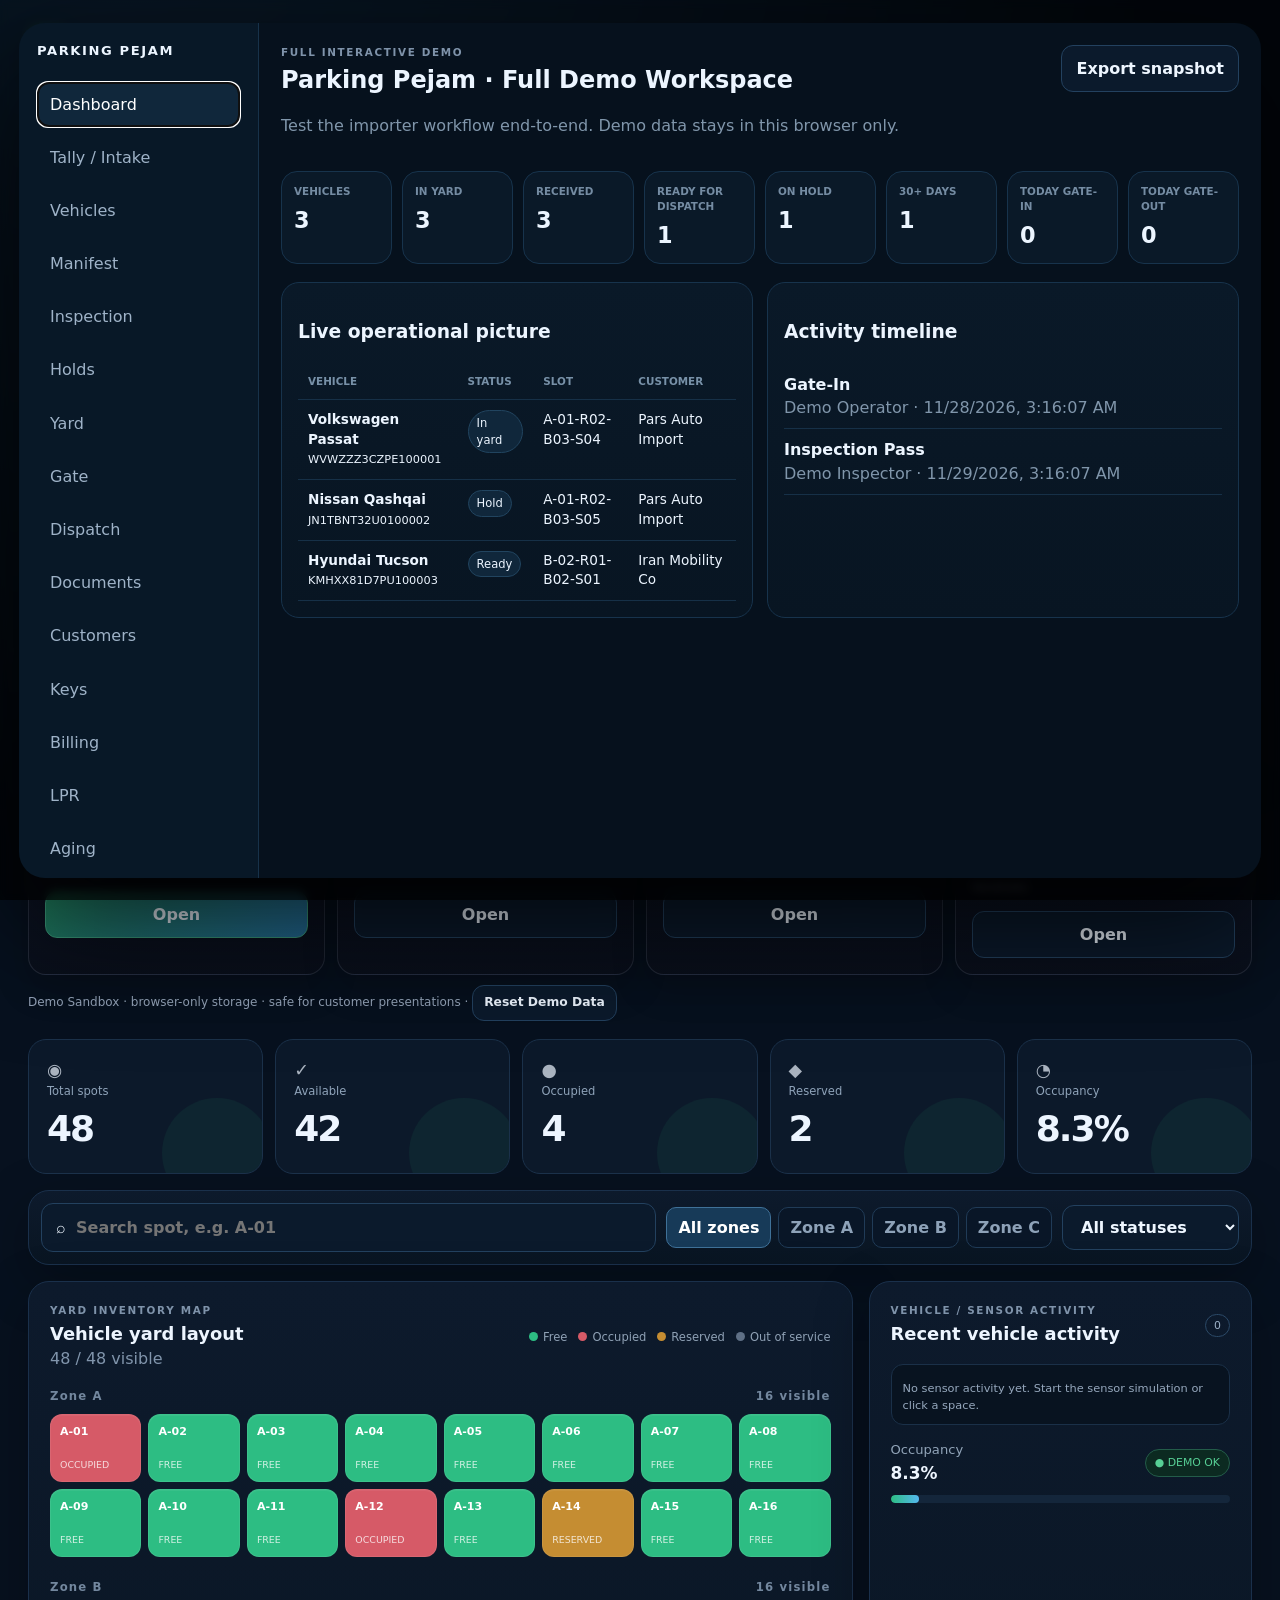
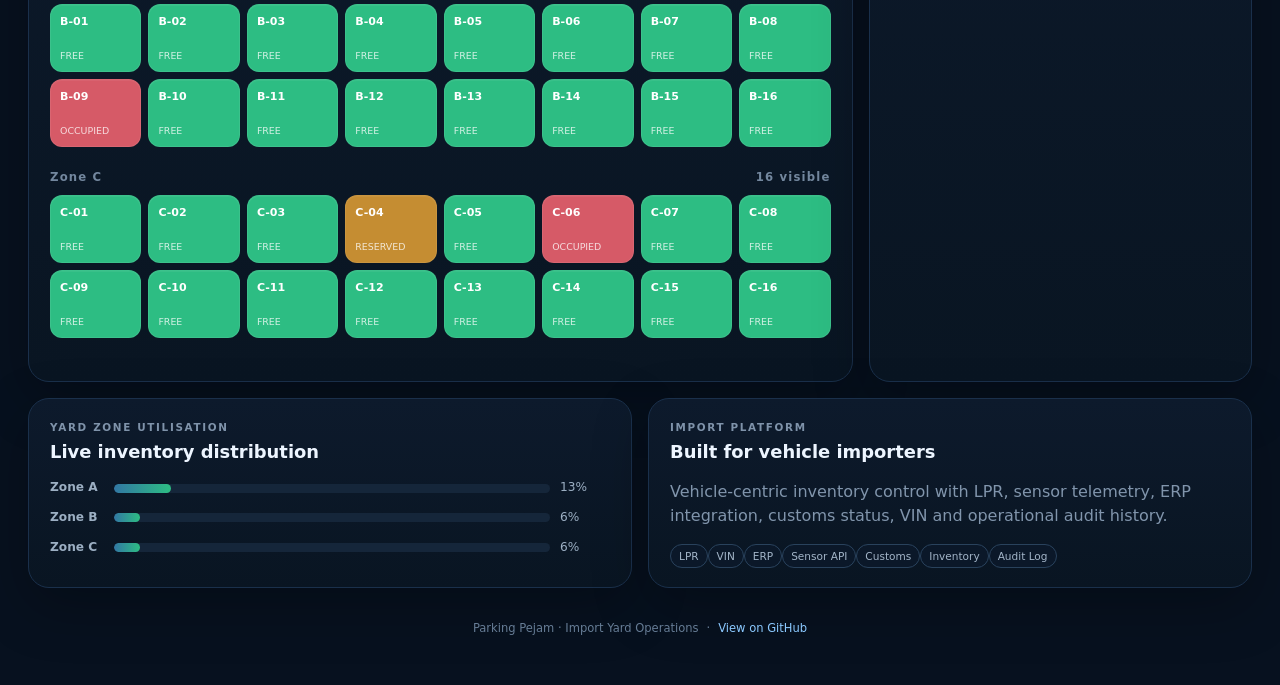
<file: docs/index.html>
<!doctype html>
<html lang="en" dir="ltr">
<head>
<meta charset="utf-8">
<meta name="viewport" content="width=device-width,initial-scale=1">
<meta name="theme-color" content="#08111f">
<meta name="description" content="Parking Pejam — interactive vehicle import yard operations showcase">
<title>Parking Pejam · Import Yard Operations</title>
<link rel="stylesheet" href="./app.css?v=9">
<link rel="stylesheet" href="./arrival-form.css?v=1">
<link rel="stylesheet" href="./demo-studio.css?v=1">
</head>
<body>
<div class="shell">
<header class="topbar">
  <div class="brand"><div class="brand-mark">P</div><div><div class="brand-name">PARKING PEJAM</div><div class="brand-sub" data-i18n="brandSub">IMPORT YARD OPERATIONS</div></div></div>
  <div class="top-actions"><div class="language-switcher" role="group" aria-label="Language"><button data-lang="en" class="lang active">EN</button><button data-lang="de" class="lang">DE</button><button data-lang="fa" class="lang">FA</button></div><a class="source-link" href="https://github.com/moli1369/parking-pejam" target="_blank" rel="noreferrer"><span>⌁</span> <span data-i18n="source">Source</span></a></div>
</header>
<section class="hero">
  <div class="hero-copy-block"><div class="eyebrow" data-i18n="eyebrow">VEHICLE IMPORT · YARD CONTROL</div><h1 data-i18n="heroTitle">Every vehicle.<br><span>Every import. One control center.</span></h1><p class="hero-copy" data-i18n="heroCopy">Track imported vehicles from arrival and inspection to yard storage, customs clearance and final dispatch — with sensors, LPR, inventory and operator history in one place.</p><div class="hero-badges"><span>● <span data-i18n="demoMode">Import yard demo</span></span><span data-i18n="localOnly">Local vehicle inventory simulation</span><span data-i18n="noInstall">No installation</span></div></div>
  <div class="hero-actions"><button id="simulateBtn" class="primary"><span>▶</span> <span data-i18n="runSimulation">Run sensor simulation</span></button><button id="resetBtn" class="ghost"><span>↺</span> <span data-i18n="reset">Reset</span></button></div>
</section>
<section class="live-strip panel"><div><span class="live-dot"></span><strong data-i18n="liveDemo">Live import inventory</strong><span class="muted"> · <span data-i18n="simulatedInBrowser">sensor states simulated locally</span></span></div><div class="strip-actions"><button id="reportBtn" class="ghost small" data-i18n="reports">Reports</button><button id="printBtn" class="ghost small" data-i18n="printPdf">Print / PDF</button></div></section>
<section class="metrics" id="metrics"></section>
<section class="toolbar panel">
  <label class="search-wrap"><span>⌕</span><input id="search" data-i18n-placeholder="searchPlaceholder" placeholder="Search vehicle, VIN or yard slot" autocomplete="off"></label>
  <div id="zoneTabs" class="tabs"></div>
  <select id="statusFilter" aria-label="Status"><option value="all" data-i18n="allStatuses">All statuses</option><option value="Free" data-i18n="free">Available</option><option value="Occupied" data-i18n="occupiedStatus">Vehicle stored</option><option value="Reserved" data-i18n="reservedStatus">Reserved</option><option value="OutOfService" data-i18n="outOfService">Out of service</option></select>
</section>
<main class="main-grid">
<section class="panel map-panel"><div class="panel-head"><div><div class="eyebrow" data-i18n="liveMap">YARD INVENTORY MAP</div><h2 data-i18n="parkingLayout">Vehicle yard layout</h2><div class="muted" id="visibleSummary"></div></div><div class="legend"><span><i class="dot free"></i><span data-i18n="free">Available</span></span><span><i class="dot occupied"></i><span data-i18n="occupiedStatus">Vehicle stored</span></span><span><i class="dot reserved"></i><span data-i18n="reservedStatus">Reserved</span></span><span><i class="dot out"></i><span data-i18n="outOfService">Out of service</span></span></div></div><div id="zones"></div></section>
<aside class="panel side-panel"><div class="panel-head"><div><div class="eyebrow" data-i18n="auditTrail">VEHICLE / SENSOR ACTIVITY</div><h2 data-i18n="recentActivity">Recent vehicle activity</h2></div><span class="count-badge" id="eventCount">0</span></div><div id="events" class="events"></div><div class="side-footer"><div><span data-i18n="occupancy">Occupancy</span><strong id="occupancyText">0%</strong></div><span id="healthText" class="health-pill">● OK</span></div><div class="progress"><span id="occupancyBar"></span></div></aside>
</main>
<section class="bottom-grid"><div class="panel mini-panel"><div class="eyebrow" data-i18n="zoneUtilisation">YARD ZONE UTILISATION</div><h3 data-i18n="liveDistribution">Live inventory distribution</h3><div id="zoneBars" class="bars"></div></div><div class="panel mini-panel product-panel"><div class="eyebrow" data-i18n="productReady">IMPORT PLATFORM</div><h3 data-i18n="builtForDeployment">Built for vehicle importers</h3><p class="muted" data-i18n="productCopy">Vehicle-centric inventory control with LPR, sensor telemetry, ERP integration, customs status, VIN and operational audit history.</p><div class="chips"><span>LPR</span><span>VIN</span><span>ERP</span><span>Sensor API</span><span>Customs</span><span>Inventory</span><span>Audit Log</span></div></div></section>
<dialog id="reportDialog"><div class="dialog-card"><div class="eyebrow" data-i18n="reportCenter">REPORT CENTER</div><h2 data-i18n="exportAnalysis">Export & analysis</h2><p class="muted" data-i18n="reportCopy">Download the current demo state for Excel/analysis or generate a print-ready PDF report.</p><div class="report-grid"><button id="exportSpots" class="report-btn"><strong>CSV</strong><span data-i18n="spotsReport">Vehicle inventory</span></button><button id="exportEvents" class="report-btn"><strong>CSV</strong><span data-i18n="eventsReport">Sensor / audit events</span></button><button id="exportJson" class="report-btn"><strong>JSON</strong><span data-i18n="snapshotReport">Full inventory snapshot</span></button><button id="printFromDialog" class="report-btn"><strong>PDF</strong><span data-i18n="printableReport">Printable report</span></button></div><button id="closeReport" class="ghost full" data-i18n="close">Close</button></div></dialog>
<dialog id="vehicleDialog"><div class="vehicle-modal"><div class="vehicle-modal-top"><div><div class="eyebrow">IMPORT YARD INTELLIGENCE</div><h2 id="vehicleTitle">A-01</h2><div id="vehicleSubtitle" class="vehicle-subtitle">Imported vehicle & inventory details</div></div><button id="closeVehicle" class="modal-close" aria-label="Close">×</button></div><div class="vehicle-hero"><div class="vehicle-avatar">🚗</div><div class="vehicle-hero-main"><div id="vehicleStatus" class="vehicle-status">● Vehicle stored</div><div id="vehicleModel" class="vehicle-model">Mercedes-Benz C-Class</div><div id="vehiclePlate" class="vehicle-plate">N-PE 2026</div></div><div class="vehicle-live"><span class="live-dot"></span><span id="vehicleSensor">Sensor online</span></div></div><div class="vehicle-grid"><div class="detail-card"><span data-i18n="owner">OWNER / DRIVER</span><strong id="vehicleDriver">—</strong><small id="vehicleOperator">Received by —</small></div><div class="detail-card"><span data-i18n="entry">YARD RECEIVED</span><strong id="vehicleEntry">—</strong><small id="vehicleDuration">Duration —</small></div><div class="detail-card"><span data-i18n="vin">VIN / CHASSIS</span><strong id="vehicleVin">—</strong><small>17-character vehicle identifier</small></div><div class="detail-card"><span data-i18n="condition">CONDITION</span><strong id="vehicleCondition">—</strong><small id="vehicleConditionNote">Vehicle condition</small></div></div><div class="vehicle-section"><div class="vehicle-section-title" data-i18n="profile">VEHICLE PROFILE</div><div class="profile-grid"><div><span data-i18n="make">Make</span><strong id="vehicleMake">—</strong></div><div><span data-i18n="model">Model</span><strong id="vehicleModel2">—</strong></div><div><span data-i18n="year">Year</span><strong id="vehicleYear">—</strong></div><div><span data-i18n="color">Color</span><strong id="vehicleColor">—</strong></div><div><span data-i18n="plate">License plate</span><strong id="vehiclePlate2">—</strong></div><div><span data-i18n="zone">Yard location</span><strong id="vehicleZone">—</strong></div></div></div><div class="vehicle-section"><div class="vehicle-section-title" data-i18n="telemetry">SENSOR TELEMETRY</div><div class="telemetry"><div><span data-i18n="sensorId">Sensor ID</span><strong id="vehicleSensorId">—</strong></div><div><span data-i18n="reading">Last reading</span><strong id="vehicleReading">—</strong></div><div><span data-i18n="battery">Battery</span><strong id="vehicleBattery">—</strong></div></div></div><div class="vehicle-footer"><span>Demo inventory data</span><button id="closeVehicle2" class="ghost" data-i18n="close">Close</button></div></div></dialog>
<footer><span>Parking Pejam · Import Yard Operations</span><span>·</span><a href="https://github.com/moli1369/parking-pejam" target="_blank" rel="noreferrer" data-i18n="viewGithub">View on GitHub</a></footer>
</div>
<script src="./app.js?v=5"></script>
<script src="./vehicle-details-v3.js?v=1"></script>
<script src="./import-branding.js?v=1"></script>
<script src="./vehicle-ui-polish.js?v=1"></script>
<script src="./arrival-form.js?v=3"></script>
<script src="./arrival-ui.js?v=1"></script>
<script src="./dispatch-form.js?v=1"></script>
<script src="./dispatch-ui.js?v=1"></script>
<script src="./ops-console.js?v=2"></script>
<script src="./demo-studio.js?v=1"></script>
<script src="./demo-sandbox.js?v=1"></script>
</body>
</html>
</file>
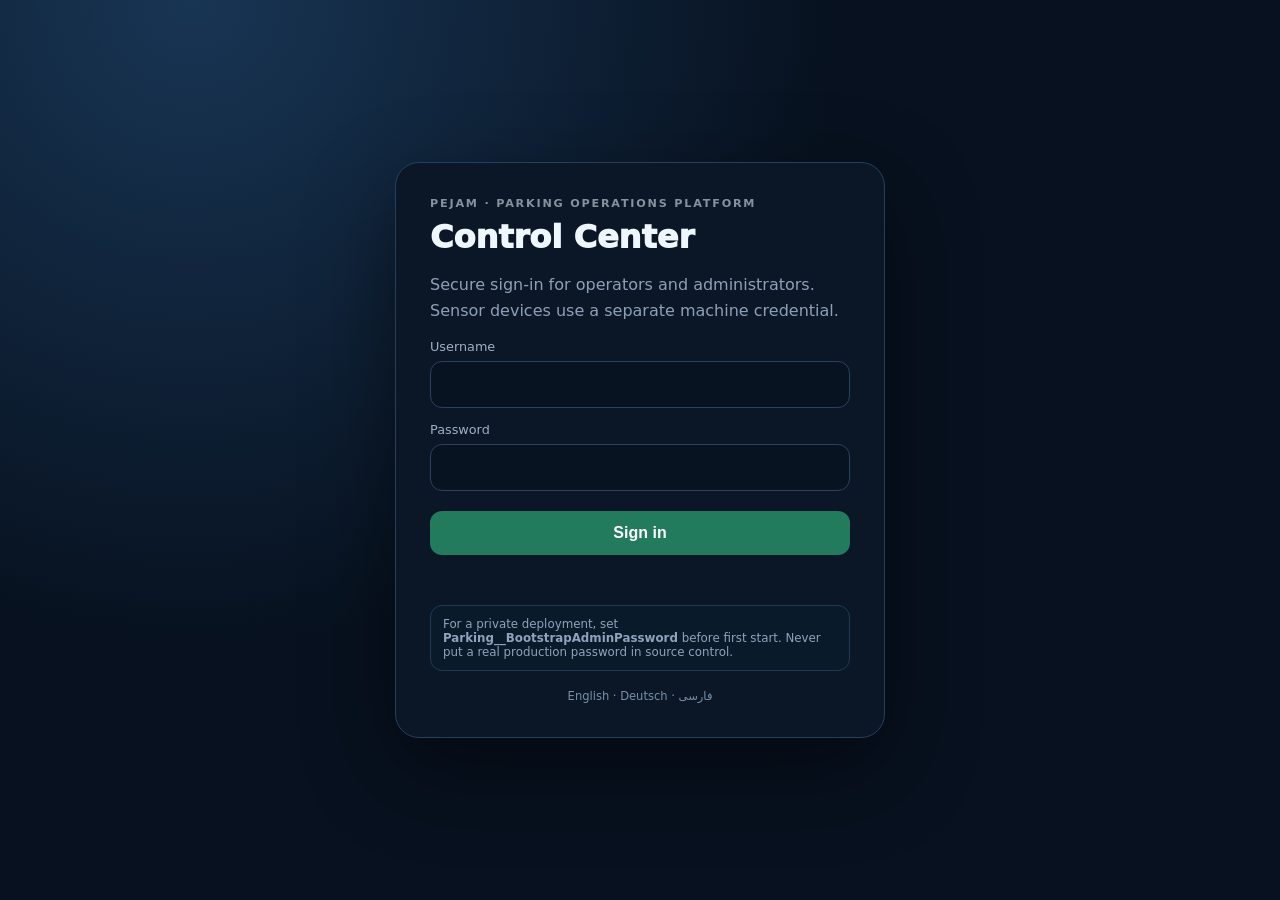
<file: src/ParkingPejam.Web/wwwroot/login.html>
<!doctype html>
<html lang="en">
<head>
  <meta charset="utf-8"><meta name="viewport" content="width=device-width,initial-scale=1">
  <meta name="theme-color" content="#07111f"><title>Parking Pejam · Sign in</title>
  <style>body{margin:0;min-height:100vh;display:grid;place-items:center;background:radial-gradient(circle at 15% 0%,#183554,#07111f 46%),#07111f;color:#eef6ff;font-family:Inter,system-ui,sans-serif}.card{width:min(92vw,420px);padding:34px;border:1px solid #23405f;border-radius:24px;background:#0b1727;box-shadow:0 30px 90px #0007}.eyebrow{font-size:.7rem;letter-spacing:.16em;opacity:.55;font-weight:900}.brand{font-size:2rem;font-weight:950;margin:8px 0 4px}.muted{color:#8ea0b8;line-height:1.6}.field{margin-top:14px}.field label{display:block;font-size:.8rem;color:#9fb0c5;margin-bottom:7px}.field input{width:100%;box-sizing:border-box;padding:13px 14px;border-radius:12px;border:1px solid #2a4160;background:#081321;color:#fff;font:inherit;outline:none}.field input:focus{border-color:#4f9bca}.submit{width:100%;margin-top:20px;padding:13px;border:0;border-radius:12px;background:#227b5d;color:#fff;font-weight:900;font-size:1rem;cursor:pointer}.submit:disabled{opacity:.55}.error{min-height:20px;margin-top:12px;color:#ff8992;font-size:.8rem}.demo{margin-top:18px;padding:11px 12px;border-radius:12px;background:#091a2b;border:1px solid #203a55;color:#8fa4bc;font-size:.74rem}.lang{margin-top:18px;text-align:center;font-size:.72rem;color:#7890ab}</style>
</head>
<body><main class="card">
  <div class="eyebrow">PEJAM · PARKING OPERATIONS PLATFORM</div><div class="brand">Control Center</div>
  <p class="muted">Secure sign-in for operators and administrators. Sensor devices use a separate machine credential.</p>
  <form id="loginForm">
    <div class="field"><label>Username</label><input id="username" autocomplete="username" required></div>
    <div class="field"><label>Password</label><input id="password" type="password" autocomplete="current-password" required></div>
    <button class="submit" id="submitBtn">Sign in</button><div class="error" id="error"></div>
  </form>
  <div class="demo">For a private deployment, set <b>Parking__BootstrapAdminPassword</b> before first start. Never put a real production password in source control.</div>
  <div class="lang">English · Deutsch · فارسی</div>
</main>
<script>
const form=document.getElementById('loginForm'),error=document.getElementById('error'),btn=document.getElementById('submitBtn');
form.addEventListener('submit',async e=>{e.preventDefault();error.textContent='';btn.disabled=true;try{const r=await fetch('/api/auth/login',{method:'POST',headers:{'Content-Type':'application/json'},body:JSON.stringify({username:username.value,password:password.value})});if(!r.ok)throw new Error(r.status===401?'Invalid username or password.':'Unable to sign in.');location.href='/';}catch(x){error.textContent=x.message}finally{btn.disabled=false}});
</script></body></html>
</file>
<file: docs/app.css>
:root{font-family:Inter,ui-sans-serif,system-ui,-apple-system,BlinkMacSystemFont,"Segoe UI",sans-serif;color:#edf5ff;background:#07111f;font-synthesis:none;line-height:1.45;--bg:#07111f;--panel:#0b1728;--panel2:#0e1d31;--border:#1a304b;--muted:#8195ac;--text:#edf5ff;--accent:#2dbd83;--blue:#4e9fe8;--danger:#d65a67;--gold:#c58d32}*{box-sizing:border-box}html{scroll-behavior:smooth}body{margin:0;min-height:100vh;background:radial-gradient(circle at 10% -8%,#19456f 0,#07111f 38%),radial-gradient(circle at 95% 0,#123429 0,transparent 28%),var(--bg)}button,input,select{font:inherit}.shell{max-width:1480px;margin:auto;padding:26px 28px 48px}.topbar{display:flex;justify-content:space-between;align-items:center;gap:16px}.brand,.top-actions,.language-switcher,.hero-actions,.hero-badges,.live-strip,.strip-actions,.panel-head,.legend,.tabs,.side-footer,footer{display:flex;align-items:center}.brand{gap:11px}.brand-mark{width:42px;height:42px;border-radius:12px;display:grid;place-items:center;font-weight:1000;font-size:1.3rem;background:linear-gradient(135deg,#1d6b51,#235e90);border:1px solid #5bb28e55;box-shadow:0 10px 28px #0005}.brand-name{font-weight:950;letter-spacing:.14em;font-size:.78rem}.brand-sub{font-size:.61rem;letter-spacing:.12em;color:#7e93aa}.top-actions{gap:10px}.language-switcher{padding:3px;border:1px solid var(--border);border-radius:11px;background:#091728}.lang{border:0;background:transparent;color:#71849b;padding:7px 9px;border-radius:8px;font-weight:900;font-size:.72rem;cursor:pointer}.lang.active{background:#173654;color:#fff}.source-link{border:1px solid var(--border);border-radius:11px;padding:8px 11px;color:#a9bad0;text-decoration:none;font-weight:800;font-size:.78rem}.hero{display:flex;justify-content:space-between;align-items:flex-end;gap:28px;padding:62px 0 30px}.eyebrow{font-size:.65rem;letter-spacing:.16em;font-weight:950;color:#7f93aa}.hero h1{margin:9px 0 14px;font-size:clamp(3rem,6.3vw,5.7rem);line-height:.92;letter-spacing:-.06em;max-width:850px}.hero h1 span{color:#80a0bd}.hero-copy{max-width:760px;color:#9aadc2;font-size:1.03rem}.hero-badges{gap:8px;flex-wrap:wrap;margin-top:18px}.hero-badges span{border:1px solid #21405e;border-radius:999px;padding:6px 10px;background:#0a1728;color:#9eb0c5;font-size:.72rem}.primary,.ghost,select,.search-wrap{border:1px solid #23415f;border-radius:12px;background:#0b1a2c;color:#eef6ff;padding:11px 14px;font-weight:850}.primary{cursor:pointer;background:linear-gradient(135deg,#1e7c5a,#246c98);border-color:#3b9b7b}.ghost{cursor:pointer}.primary:hover,.ghost:hover{transform:translateY(-1px);filter:brightness(1.08)}.small{padding:8px 11px;font-size:.77rem}.panel{background:linear-gradient(180deg,#0d1a2c,#091522);border:1px solid var(--border);border-radius:21px;box-shadow:0 18px 55px #0004}.live-strip{justify-content:space-between;gap:12px;padding:10px 14px;margin-bottom:16px}.live-dot{display:inline-block;width:9px;height:9px;border-radius:50%;background:#46d28f;box-shadow:0 0 16px #46d28f;margin-right:8px}.muted{color:var(--muted)}.metrics{display:grid;grid-template-columns:repeat(5,1fr);gap:12px;margin-bottom:16px}.metric{position:relative;padding:18px;border-radius:18px;background:#0c192a;border:1px solid #1b314a;overflow:hidden}.metric:after{content:"";position:absolute;inset:auto -10px -35px auto;width:110px;height:110px;border-radius:50%;background:#2dbd8312}.metric-label{font-size:.72rem;color:#8fa3b9}.metric-value{font-size:2.25rem;font-weight:1000;letter-spacing:-.055em;margin-top:3px}.metric-icon{font-size:1.1rem;opacity:.7}.toolbar{display:flex;gap:10px;align-items:center;flex-wrap:wrap;padding:12px;margin-bottom:16px}.search-wrap{display:flex;align-items:center;gap:8px;flex:1;min-width:230px}.search-wrap input{width:100%;border:0;outline:0;background:transparent;color:#eef6ff}.tabs{gap:7px;flex-wrap:wrap}.tab{border:1px solid #203b57;border-radius:10px;padding:8px 11px;background:#091627;color:#8ea2b8;font-weight:850;cursor:pointer}.tab.active{background:#173a58;color:#fff;border-color:#3f7198}.main-grid{display:grid;grid-template-columns:minmax(0,1.72fr) minmax(320px,.8fr);gap:16px}.map-panel,.side-panel,.mini-panel{padding:21px}.panel-head{justify-content:space-between;gap:12px;margin-bottom:17px}.panel-head h2,.mini-panel h3{margin:3px 0 0;font-size:1.12rem}.legend{gap:11px;flex-wrap:wrap;color:#8fa1b5;font-size:.72rem}.legend span{display:flex;align-items:center;gap:5px}.dot{width:9px;height:9px;border-radius:50%}.free{background:var(--accent)}.occupied{background:var(--danger)}.reserved{background:var(--gold)}.out{background:#5f7086}.zone{margin-bottom:22px}.zone-title{display:flex;justify-content:space-between;gap:12px;font-size:.73rem;letter-spacing:.1em;font-weight:950;color:#73879e;margin-bottom:9px}.spot-grid{display:grid;grid-template-columns:repeat(8,minmax(56px,1fr));gap:7px}.spot{min-height:68px;border:1px solid #ffffff12;border-radius:12px;color:#fff;padding:9px;display:flex;flex-direction:column;justify-content:space-between;align-items:flex-start;cursor:pointer;box-shadow:inset 0 1px #ffffff0d;transition:.14s}.spot:hover{transform:translateY(-3px);filter:brightness(1.12);border-color:#ffffff55}.spot-id{font-size:.69rem;font-weight:950}.spot-status{font-size:.59rem;opacity:.78;text-transform:uppercase}.events{display:flex;flex-direction:column;gap:8px;max-height:610px;overflow:auto}.event{padding:11px;border:1px solid #1a3048;border-radius:12px;background:#081320}.event-top{display:flex;justify-content:space-between;gap:10px}.event-id{font-weight:950;font-size:.79rem}.event-time{font-size:.66rem;color:#6d829b}.event-detail{font-size:.71rem;color:#96a8bd;margin-top:4px}.count-badge{border:1px solid #2b4967;border-radius:999px;padding:3px 8px;font-size:.68rem;color:#9db1c7}.side-footer{justify-content:space-between;margin-top:15px;font-size:.82rem;color:#91a4b8}.side-footer strong{display:block;color:#eef6ff;font-size:1.06rem;margin-top:2px}.health-pill{border:1px solid #235c49;color:#57cf95;background:#0c2a21;border-radius:999px;padding:5px 9px;font-size:.68rem}.progress{height:8px;background:#14263b;border-radius:999px;overflow:hidden;margin-top:9px}.progress span{display:block;height:100%;background:linear-gradient(90deg,#2dbd83,#55b8ef);border-radius:inherit;transition:width .25s}.bottom-grid{display:grid;grid-template-columns:1fr 1fr;gap:16px;margin-top:16px}.bars{display:grid;gap:12px;margin-top:15px}.bar-row{display:grid;grid-template-columns:54px 1fr 50px;gap:10px;align-items:center;font-size:.76rem;color:#9cafc3}.bar-track{height:9px;border-radius:999px;background:#15263a;overflow:hidden}.bar-track span{display:block;height:100%;background:linear-gradient(90deg,#3277a4,#2dbd83);border-radius:inherit}.chips{gap:7px;flex-wrap:wrap;margin-top:14px}.chips span{font-size:.66rem;border:1px solid #29425c;border-radius:999px;padding:5px 8px;color:#a3b5c8;background:#0b1829}.dialog-card{width:min(92vw,620px);border:1px solid #29445f;background:#0b1727;color:#edf5ff;border-radius:20px;padding:24px;box-shadow:0 30px 80px #0008}.dialog-card h2{margin:5px 0}.dialog-card p{margin-top:5px}.report-grid{display:grid;grid-template-columns:1fr 1fr;gap:10px;margin:18px 0}.report-btn{border:1px solid #274661;background:#0d1e31;color:#edf5ff;border-radius:13px;padding:15px;text-align:left;cursor:pointer}.report-btn:hover{border-color:#4c83a9;transform:translateY(-1px)}.report-btn strong{display:block;font-size:.72rem;color:#7dc3ef;letter-spacing:.1em}.report-btn span{display:block;margin-top:4px;font-weight:900}.full{width:100%;text-align:center}dialog{border:0;padding:0;background:transparent}dialog::backdrop{background:#02060bcc;backdrop-filter:blur(6px)}footer{justify-content:center;gap:8px;color:#667c95;font-size:.72rem;margin-top:28px;padding-top:4px}a{color:#8bc9ff;text-decoration:none}a:hover{text-decoration:underline}[dir=rtl] body{text-align:right}[dir=rtl] .hero,[dir=rtl] .topbar,[dir=rtl] .live-strip{flex-direction:row-reverse}[dir=rtl] .hero-actions,[dir=rtl] .top-actions,[dir=rtl] .strip-actions{flex-direction:row-reverse}[dir=rtl] .search-wrap{flex-direction:row-reverse}[dir=rtl] .zone-title,[dir=rtl] .event-top,[dir=rtl] .panel-head{direction:rtl}[dir=rtl] .spot{align-items:flex-end}@media(max-width:1080px){.metrics{grid-template-columns:repeat(3,1fr)}.main-grid{grid-template-columns:1fr}}@media(max-width:680px){.shell{padding:18px 13px 36px}.hero{align-items:flex-start;flex-direction:column;padding-top:40px}.hero-actions{width:100%}.hero-actions button{flex:1}.metrics{grid-template-columns:repeat(2,1fr)}.spot-grid{grid-template-columns:repeat(4,1fr)}.live-strip{align-items:flex-start;flex-direction:column}.strip-actions{width:100%}.strip-actions button{flex:1}.toolbar{align-items:stretch}.tabs{order:3}.bottom-grid{grid-template-columns:1fr}.top-actions{flex-wrap:wrap}.report-grid{grid-template-columns:1fr}}
</file>
<file: docs/arrival-form.css>
.arrival-modal{width:min(94vw,1050px);max-height:90vh;overflow:auto;border:1px solid #2b4967;background:linear-gradient(180deg,#0c192b,#071321);color:#edf5ff;border-radius:24px;padding:25px;box-shadow:0 40px 120px #000b}.arrival-head{display:flex;justify-content:space-between;gap:18px;align-items:flex-start}.arrival-head h2{margin:5px 0 4px;font-size:1.9rem}.arrival-head p{margin:0;color:#879bb1;font-size:.86rem}.batch-banner{margin:20px 0 12px;padding:16px;border:1px solid #203b57;border-radius:18px;background:radial-gradient(circle at 0 0,#183852,transparent 48%),#091625;display:flex;justify-content:space-between;gap:18px;align-items:center}.batch-banner strong{display:block;margin-top:4px;font-size:1.05rem}.tally{display:grid;grid-template-columns:repeat(4,1fr);gap:8px;min-width:470px}.tally div{padding:10px 12px;background:#0b1c2e;border:1px solid #1b344c;border-radius:12px;text-align:center}.tally small{display:block;color:#71879d;font-size:.62rem}.tally strong{font-size:1.15rem;margin-top:2px}.batch-tools{display:flex;gap:8px;margin-bottom:10px}.batch-tools select{flex:1}.arrival-form{display:grid;gap:14px}.form-section{padding:16px;border:1px solid #1a3047;border-radius:17px;background:#091624}.section-title{font-size:.68rem;letter-spacing:.12em;font-weight:950;color:#7f96ad;margin-bottom:12px}.form-grid{display:grid;grid-template-columns:repeat(3,minmax(0,1fr));gap:11px}.form-grid label{display:grid;gap:6px}.form-grid label.wide{grid-column:span 2}.form-grid label.full{grid-column:1/-1}.form-grid label>span{font-size:.68rem;color:#8197ad;font-weight:850}.form-grid input,.form-grid select,.form-grid textarea{width:100%;border:1px solid #25435f;border-radius:10px;background:#081524;color:#edf5ff;padding:10px 11px;outline:0}.form-grid input:focus,.form-grid select:focus,.form-grid textarea:focus{border-color:#4c8bb6;box-shadow:0 0 0 3px #4c8bb620}.arrival-actions{display:flex;justify-content:flex-end;gap:9px;padding-top:4px}.arrival-toast{position:fixed;right:22px;bottom:22px;z-index:99999;padding:12px 16px;background:#103d2b;border:1px solid #2dbd83;border-radius:12px;color:#bff0da;font-weight:900;box-shadow:0 20px 50px #0007}.arrival-modal .primary,.arrival-modal .ghost{cursor:pointer}.arrival-modal::backdrop{background:#02060bd9;backdrop-filter:blur(6px)}[dir=rtl] .arrival-head,[dir=rtl] .batch-banner{direction:rtl}[dir=rtl] .arrival-actions{justify-content:flex-start}@media(max-width:850px){.batch-banner{flex-direction:column;align-items:stretch}.tally{min-width:0}.form-grid{grid-template-columns:1fr 1fr}.form-grid label.wide{grid-column:1/-1}}@media(max-width:560px){.arrival-modal{padding:17px}.tally{grid-template-columns:1fr 1fr}.form-grid{grid-template-columns:1fr}.form-grid label.wide,.form-grid label.full{grid-column:auto}.arrival-actions{flex-direction:column}.arrival-actions button{width:100%}}
</file>
<file: docs/demo-studio.css>
/* Parking Pejam Demo Studio - sandbox-only controls */
.demo-studio{margin:18px 0}.demo-studio-grid{display:grid;grid-template-columns:repeat(4,minmax(0,1fr));gap:12px}.demo-studio-card{padding:16px;border:1px solid rgba(148,163,184,.18);border-radius:18px;background:linear-gradient(180deg,rgba(15,23,42,.96),rgba(10,16,28,.96));box-shadow:0 14px 35px rgba(0,0,0,.18)}.demo-studio-card .kicker{font-size:11px;letter-spacing:.12em;color:#94a3b8;font-weight:800}.demo-studio-card h3{margin:7px 0 6px;font-size:17px}.demo-studio-card p{margin:0;color:#94a3b8;font-size:13px;line-height:1.5}.demo-studio-card button{margin-top:14px;width:100%}.demo-studio-note{margin-top:10px;color:#94a3b8;font-size:12px}.demo-modal{width:min(980px,94vw);border:0;border-radius:24px;padding:0;background:#0b1220;color:#e5e7eb;box-shadow:0 28px 90px rgba(0,0,0,.48)}.demo-modal::backdrop{background:rgba(2,6,23,.76);backdrop-filter:blur(5px)}.demo-modal-head{padding:20px 22px 14px;border-bottom:1px solid rgba(148,163,184,.14);display:flex;align-items:center;justify-content:space-between}.demo-modal-head h2{margin:0;font-size:22px}.demo-close{border:0;background:transparent;color:#cbd5e1;font-size:28px;cursor:pointer}.demo-form{padding:22px;display:grid;gap:16px}.demo-tabs{display:flex;gap:8px;flex-wrap:wrap}.demo-tabs button{border:1px solid rgba(148,163,184,.18);background:#101a2d;color:#cbd5e1;border-radius:11px;padding:9px 12px;cursor:pointer}.demo-tabs button.active{background:#1d4ed8;color:#fff;border-color:#2563eb}.demo-tab{display:none}.demo-tab.active{display:block}.demo-fields{display:grid;grid-template-columns:repeat(2,minmax(0,1fr));gap:12px}.demo-field{display:grid;gap:6px}.demo-field.full{grid-column:1/-1}.demo-field label{font-size:12px;color:#94a3b8}.demo-field input,.demo-field select,.demo-field textarea{width:100%;box-sizing:border-box;border:1px solid rgba(148,163,184,.2);background:#0f172a;color:#e5e7eb;border-radius:10px;padding:10px 11px;outline:none}.demo-field textarea{min-height:84px;resize:vertical}.demo-actions{display:flex;gap:10px;justify-content:flex-end;flex-wrap:wrap}.demo-btn{border:0;border-radius:11px;padding:10px 14px;cursor:pointer;font-weight:700}.demo-btn.primary{background:#2563eb;color:#fff}.demo-btn.secondary{background:#182338;color:#dbeafe;border:1px solid rgba(148,163,184,.16)}.demo-btn.danger{background:#7f1d1d;color:#fff}.demo-table-wrap{overflow:auto;border:1px solid rgba(148,163,184,.14);border-radius:13px}.demo-table{width:100%;border-collapse:collapse;min-width:760px}.demo-table th,.demo-table td{padding:10px 12px;text-align:start;border-bottom:1px solid rgba(148,163,184,.12);font-size:12px}.demo-table th{color:#94a3b8;font-weight:800}.demo-table td{color:#dbeafe}.demo-status{display:inline-flex;padding:4px 8px;border-radius:999px;font-size:11px;font-weight:800;background:#13233f;color:#93c5fd}.demo-license-grid{display:grid;grid-template-columns:repeat(3,minmax(0,1fr));gap:12px}.demo-license-plan{padding:14px;border:1px solid rgba(148,163,184,.15);border-radius:15px;background:#101a2d}.demo-license-plan strong{display:block;font-size:16px}.demo-license-plan span{display:block;color:#94a3b8;font-size:12px;margin-top:5px;line-height:1.5}.demo-license-steps{display:grid;grid-template-columns:repeat(3,minmax(0,1fr));gap:12px;margin-top:14px}.demo-license-step{padding:14px;border-radius:14px;background:#0f172a;border:1px solid rgba(148,163,184,.12)}.demo-license-step b{display:block;margin-bottom:5px}.demo-license-step span{font-size:12px;color:#94a3b8;line-height:1.5}.demo-toast{position:fixed;inset-inline-end:18px;bottom:18px;z-index:1000;background:#0f172a;color:#e5e7eb;border:1px solid rgba(148,163,184,.2);border-radius:12px;padding:11px 14px;box-shadow:0 16px 40px rgba(0,0,0,.35);opacity:0;transform:translateY(10px);transition:.2s}.demo-toast.show{opacity:1;transform:none}@media(max-width:980px){.demo-studio-grid,.demo-license-grid,.demo-license-steps{grid-template-columns:1fr 1fr}}@media(max-width:640px){.demo-studio-grid,.demo-fields,.demo-license-grid,.demo-license-steps{grid-template-columns:1fr}.demo-field.full{grid-column:auto}.demo-modal{width:96vw}.demo-modal-head{padding:16px}.demo-form{padding:16px}}
</file>
